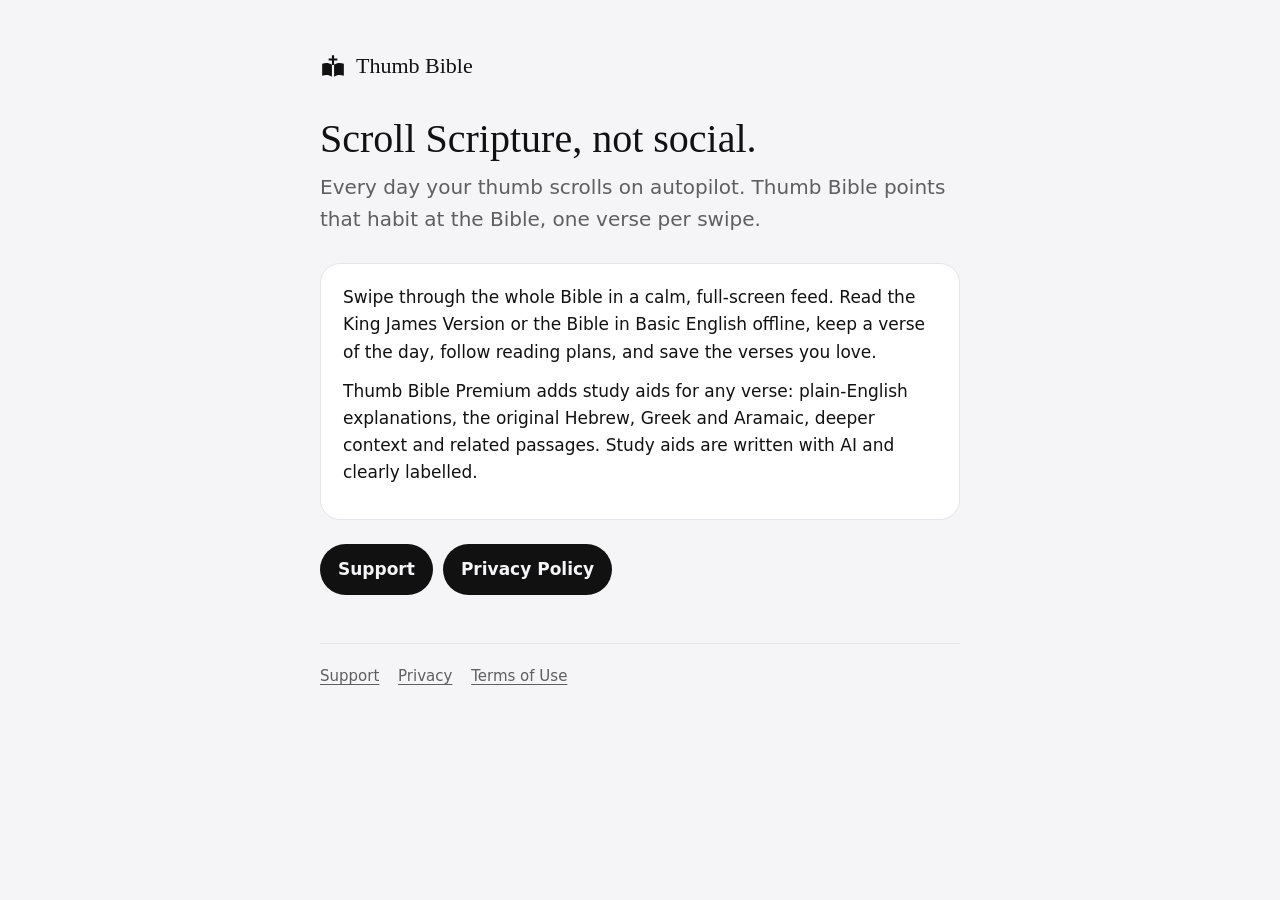
<file: index.html>
<!doctype html>
<html lang="en">
<head>
<meta charset="utf-8">
<meta name="viewport" content="width=device-width, initial-scale=1">
<title>Thumb Bible</title>
<meta name="description" content="Thumb Bible is a Bible reader for iPhone: one verse per swipe, plain-English explanations and the original Greek and Hebrew.">
<link rel="stylesheet" href="style.css">
</head>
<body>
<main>
  <header class="site">
    <svg aria-hidden="true" width="26" height="26" viewBox="0 0 24 24" fill="currentColor"><path d="M11 2h2v3h3v2h-3v4h-2V7H8V5h3z"></path><path d="M2 10c3.5-1.2 6.5-.8 9 .9V22c-2.5-1.7-5.5-2.1-9-.9z"></path><path d="M22 10c-3.5-1.2-6.5-.8-9 .9V22c2.5-1.7 5.5-2.1 9-.9z"></path></svg>
    <a href="./">Thumb Bible</a>
  </header>

  <h1>Scroll Scripture, not social.</h1>
  <p class="lead">Every day your thumb scrolls on autopilot. Thumb Bible points that habit at the Bible, one verse per swipe.</p>

  <div class="card">
    <p>Swipe through the whole Bible in a calm, full-screen feed. Read the King James Version or the Bible in Basic English offline, keep a verse of the day, follow reading plans, and save the verses you love.</p>
    <p>Thumb Bible Premium adds study aids for any verse: plain-English explanations, the original Hebrew, Greek and Aramaic, deeper context and related passages. Study aids are written with AI and clearly labelled.</p>
  </div>

  <div class="links">
    <a href="support.html">Support</a>
    <a href="privacy.html">Privacy Policy</a>
  </div>

  <footer>
    <a href="support.html">Support</a>
    <a href="privacy.html">Privacy</a>
    <a href="https://www.apple.com/legal/internet-services/itunes/dev/stdeula/">Terms of Use</a>
  </footer>
</main>
</body>
</html>
</file>
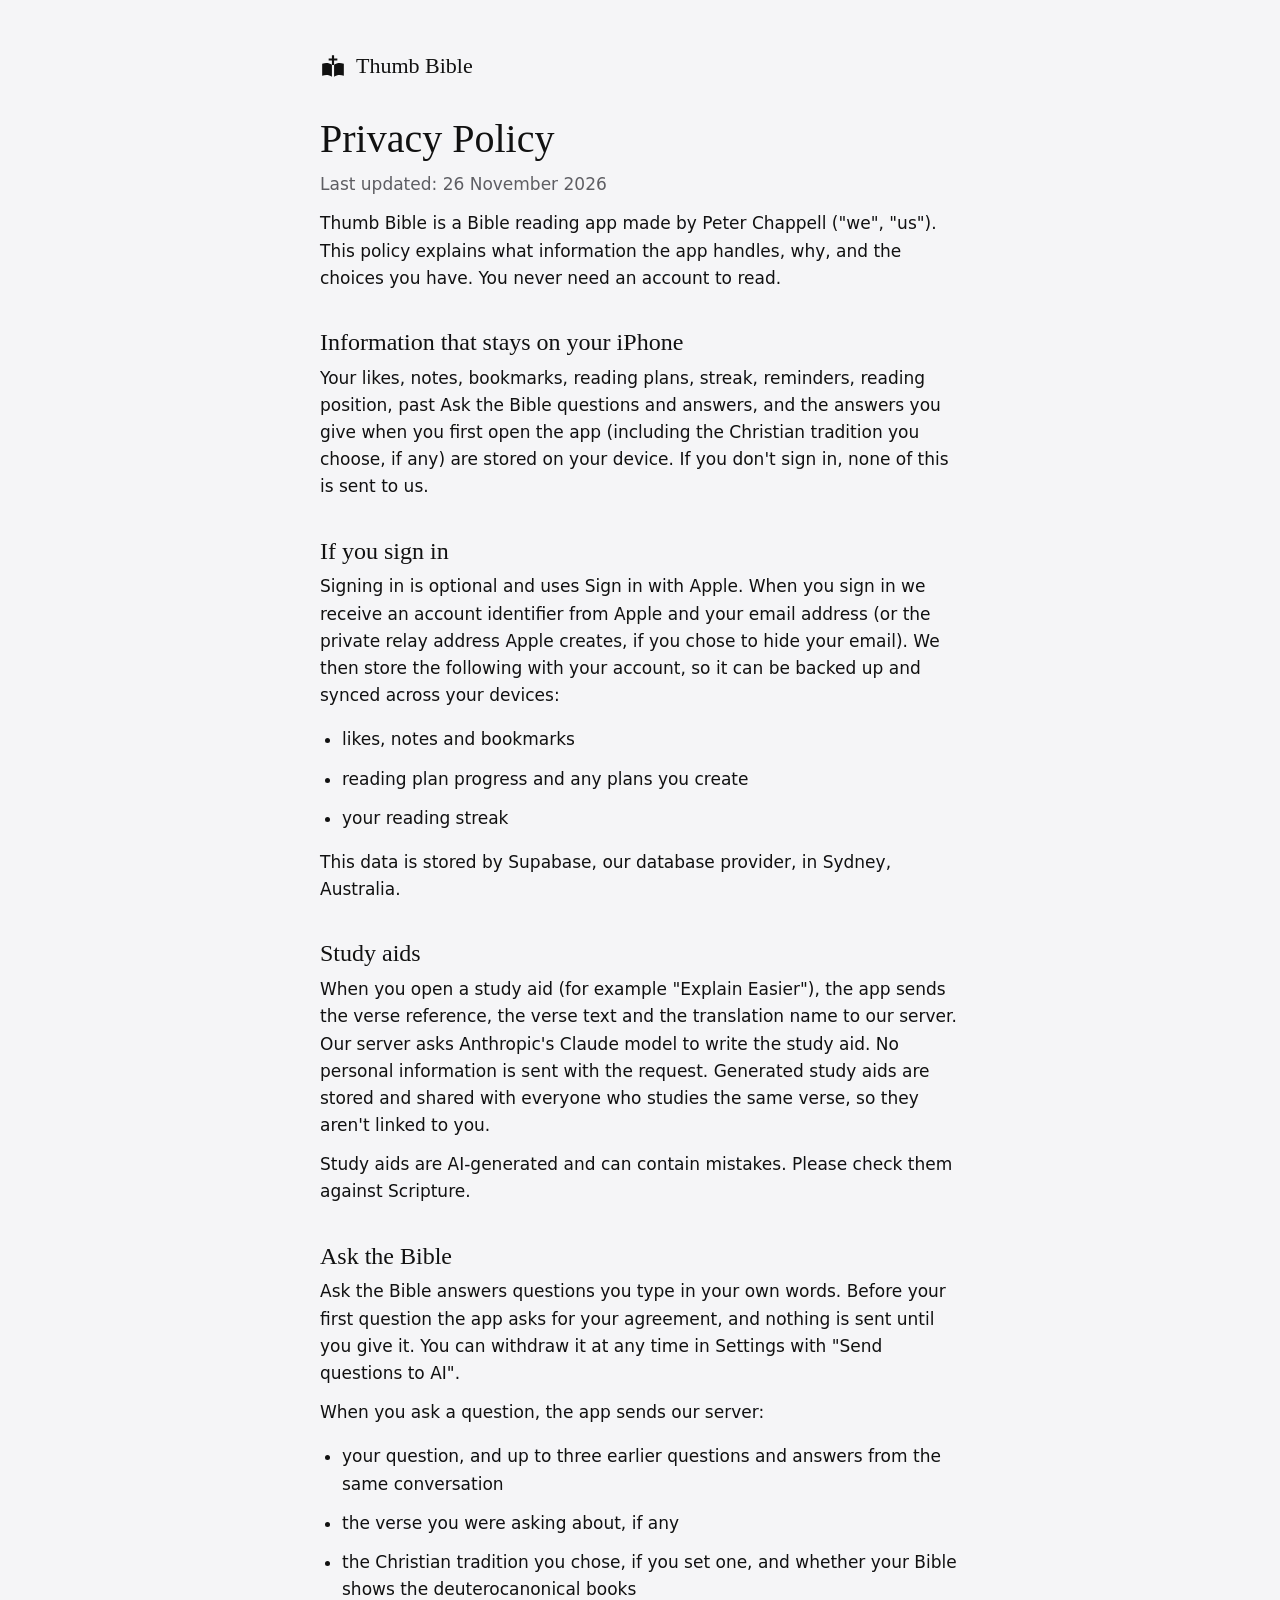
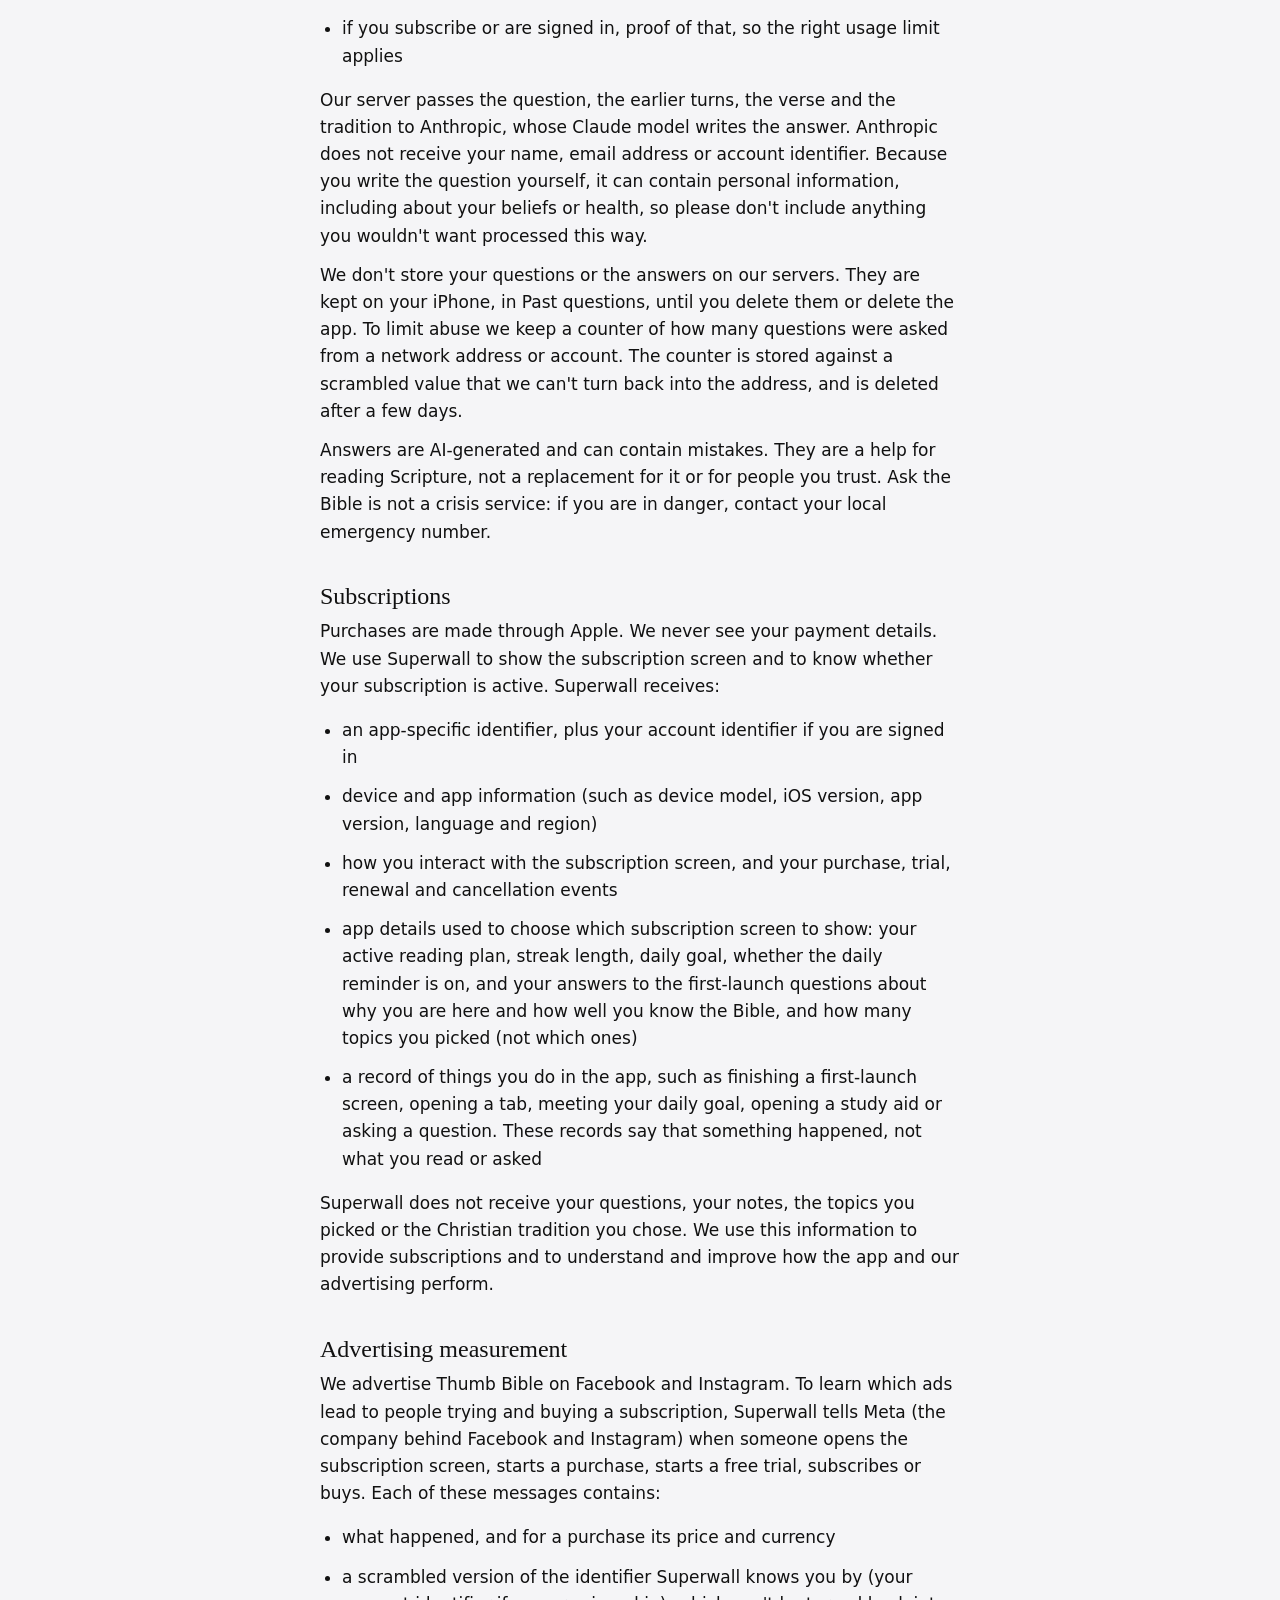
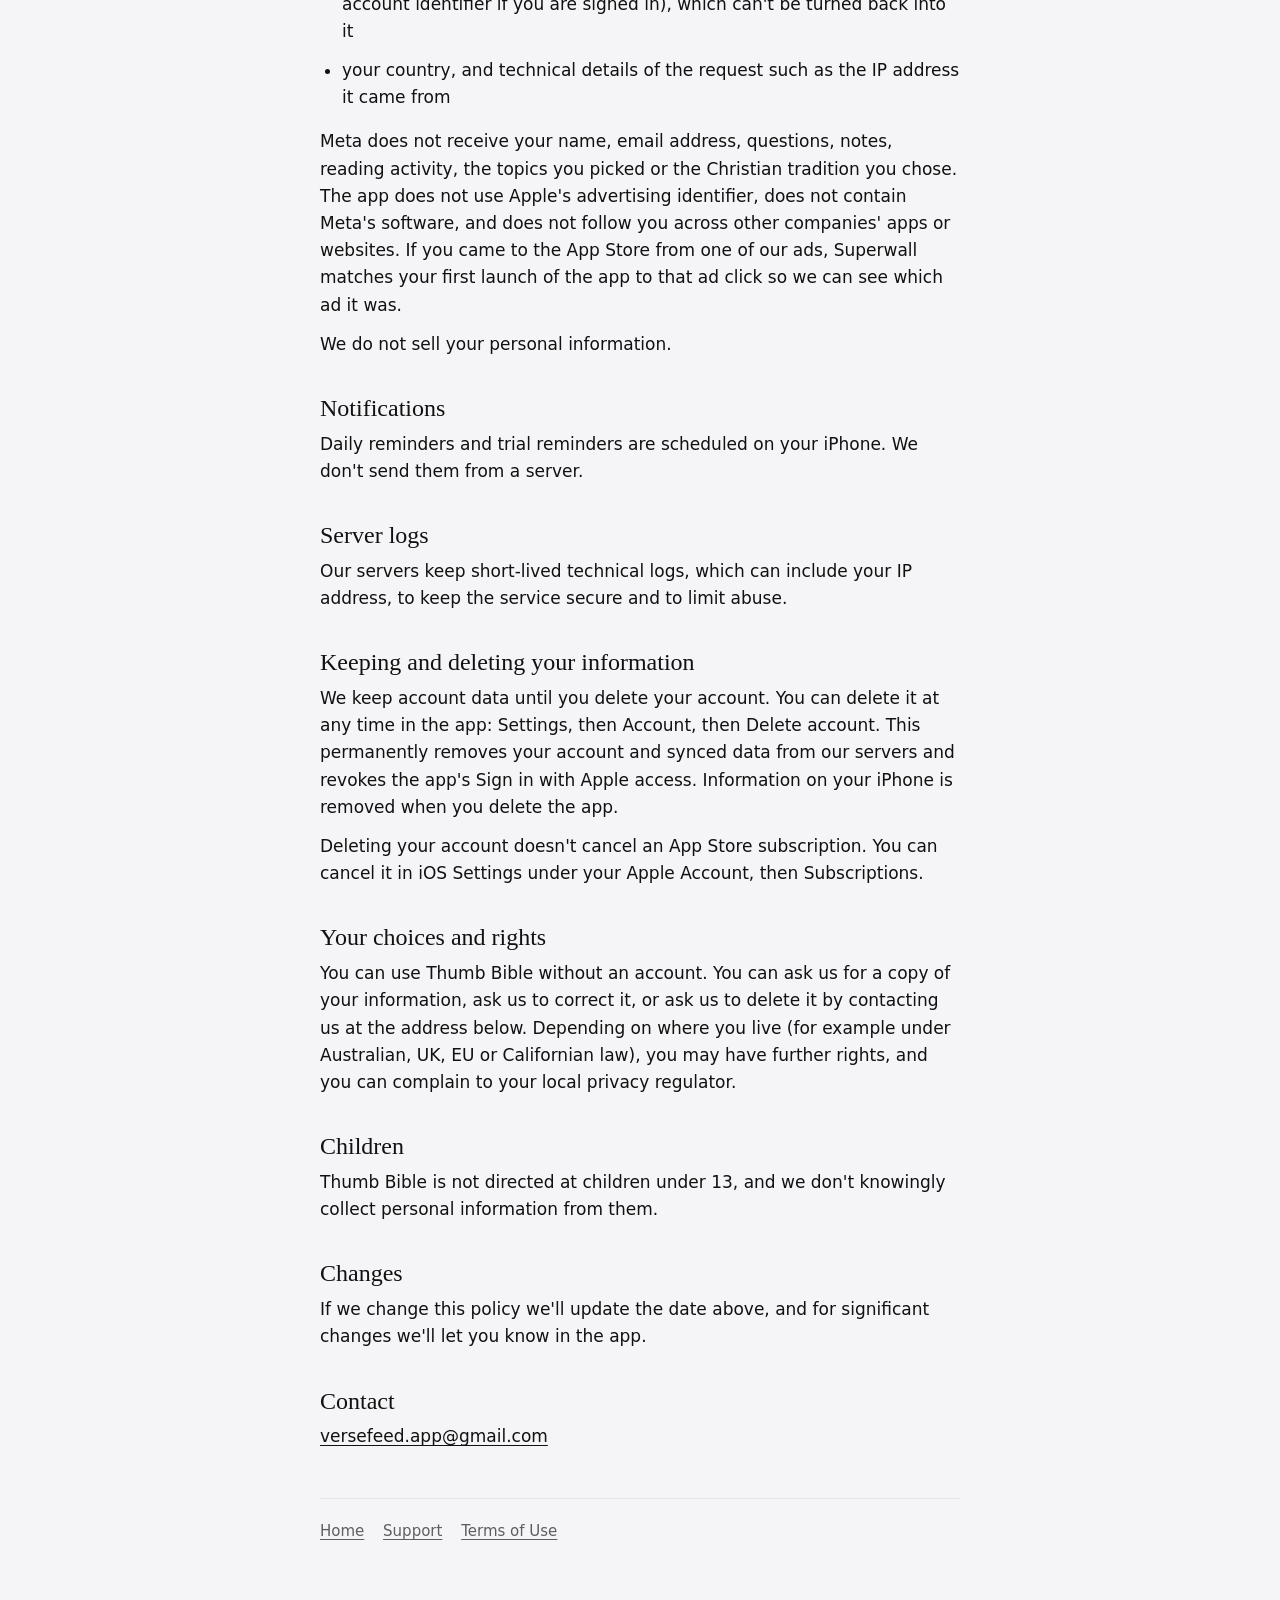
<file: privacy.html>
<!doctype html>
<html lang="en">
<head>
<meta charset="utf-8">
<meta name="viewport" content="width=device-width, initial-scale=1">
<title>Thumb Bible Privacy Policy</title>
<meta name="description" content="How Thumb Bible handles your information.">
<link rel="stylesheet" href="style.css">
</head>
<body>
<main>
  <header class="site">
    <svg aria-hidden="true" width="26" height="26" viewBox="0 0 24 24" fill="currentColor"><path d="M11 2h2v3h3v2h-3v4h-2V7H8V5h3z"></path><path d="M2 10c3.5-1.2 6.5-.8 9 .9V22c-2.5-1.7-5.5-2.1-9-.9z"></path><path d="M22 10c-3.5-1.2-6.5-.8-9 .9V22c2.5-1.7 5.5-2.1 9-.9z"></path></svg>
    <a href="./">Thumb Bible</a>
  </header>

  <h1>Privacy Policy</h1>
  <p class="muted">Last updated: 26 November 2026</p>

  <p>Thumb Bible is a Bible reading app made by Peter Chappell ("we", "us"). This policy explains what information the app handles, why, and the choices you have. You never need an account to read.</p>

  <h2>Information that stays on your iPhone</h2>
  <p>Your likes, notes, bookmarks, reading plans, streak, reminders, reading position, past Ask the Bible questions and answers, and the answers you give when you first open the app (including the Christian tradition you choose, if any) are stored on your device. If you don't sign in, none of this is sent to us.</p>

  <h2>If you sign in</h2>
  <p>Signing in is optional and uses Sign in with Apple. When you sign in we receive an account identifier from Apple and your email address (or the private relay address Apple creates, if you chose to hide your email). We then store the following with your account, so it can be backed up and synced across your devices:</p>
  <ul>
    <li>likes, notes and bookmarks</li>
    <li>reading plan progress and any plans you create</li>
    <li>your reading streak</li>
  </ul>
  <p>This data is stored by Supabase, our database provider, in Sydney, Australia.</p>

  <h2>Study aids</h2>
  <p>When you open a study aid (for example "Explain Easier"), the app sends the verse reference, the verse text and the translation name to our server. Our server asks Anthropic's Claude model to write the study aid. No personal information is sent with the request. Generated study aids are stored and shared with everyone who studies the same verse, so they aren't linked to you.</p>
  <p>Study aids are AI-generated and can contain mistakes. Please check them against Scripture.</p>

  <h2>Ask the Bible</h2>
  <p>Ask the Bible answers questions you type in your own words. Before your first question the app asks for your agreement, and nothing is sent until you give it. You can withdraw it at any time in Settings with "Send questions to AI".</p>
  <p>When you ask a question, the app sends our server:</p>
  <ul>
    <li>your question, and up to three earlier questions and answers from the same conversation</li>
    <li>the verse you were asking about, if any</li>
    <li>the Christian tradition you chose, if you set one, and whether your Bible shows the deuterocanonical books</li>
    <li>if you subscribe or are signed in, proof of that, so the right usage limit applies</li>
  </ul>
  <p>Our server passes the question, the earlier turns, the verse and the tradition to Anthropic, whose Claude model writes the answer. Anthropic does not receive your name, email address or account identifier. Because you write the question yourself, it can contain personal information, including about your beliefs or health, so please don't include anything you wouldn't want processed this way.</p>
  <p>We don't store your questions or the answers on our servers. They are kept on your iPhone, in Past questions, until you delete them or delete the app. To limit abuse we keep a counter of how many questions were asked from a network address or account. The counter is stored against a scrambled value that we can't turn back into the address, and is deleted after a few days.</p>
  <p>Answers are AI-generated and can contain mistakes. They are a help for reading Scripture, not a replacement for it or for people you trust. Ask the Bible is not a crisis service: if you are in danger, contact your local emergency number.</p>

  <h2>Subscriptions</h2>
  <p>Purchases are made through Apple. We never see your payment details. We use Superwall to show the subscription screen and to know whether your subscription is active. Superwall receives:</p>
  <ul>
    <li>an app-specific identifier, plus your account identifier if you are signed in</li>
    <li>device and app information (such as device model, iOS version, app version, language and region)</li>
    <li>how you interact with the subscription screen, and your purchase, trial, renewal and cancellation events</li>
    <li>app details used to choose which subscription screen to show: your active reading plan, streak length, daily goal, whether the daily reminder is on, and your answers to the first-launch questions about why you are here and how well you know the Bible, and how many topics you picked (not which ones)</li>
    <li>a record of things you do in the app, such as finishing a first-launch screen, opening a tab, meeting your daily goal, opening a study aid or asking a question. These records say that something happened, not what you read or asked</li>
  </ul>
  <p>Superwall does not receive your questions, your notes, the topics you picked or the Christian tradition you chose. We use this information to provide subscriptions and to understand and improve how the app and our advertising perform.</p>

  <h2>Advertising measurement</h2>
  <p>We advertise Thumb Bible on Facebook and Instagram. To learn which ads lead to people trying and buying a subscription, Superwall tells Meta (the company behind Facebook and Instagram) when someone opens the subscription screen, starts a purchase, starts a free trial, subscribes or buys. Each of these messages contains:</p>
  <ul>
    <li>what happened, and for a purchase its price and currency</li>
    <li>a scrambled version of the identifier Superwall knows you by (your account identifier if you are signed in), which can't be turned back into it</li>
    <li>your country, and technical details of the request such as the IP address it came from</li>
  </ul>
  <p>Meta does not receive your name, email address, questions, notes, reading activity, the topics you picked or the Christian tradition you chose. The app does not use Apple's advertising identifier, does not contain Meta's software, and does not follow you across other companies' apps or websites. If you came to the App Store from one of our ads, Superwall matches your first launch of the app to that ad click so we can see which ad it was.</p>
  <p>We do not sell your personal information.</p>

  <h2>Notifications</h2>
  <p>Daily reminders and trial reminders are scheduled on your iPhone. We don't send them from a server.</p>

  <h2>Server logs</h2>
  <p>Our servers keep short-lived technical logs, which can include your IP address, to keep the service secure and to limit abuse.</p>

  <h2>Keeping and deleting your information</h2>
  <p>We keep account data until you delete your account. You can delete it at any time in the app: Settings, then Account, then Delete account. This permanently removes your account and synced data from our servers and revokes the app's Sign in with Apple access. Information on your iPhone is removed when you delete the app.</p>
  <p>Deleting your account doesn't cancel an App Store subscription. You can cancel it in iOS Settings under your Apple Account, then Subscriptions.</p>

  <h2>Your choices and rights</h2>
  <p>You can use Thumb Bible without an account. You can ask us for a copy of your information, ask us to correct it, or ask us to delete it by contacting us at the address below. Depending on where you live (for example under Australian, UK, EU or Californian law), you may have further rights, and you can complain to your local privacy regulator.</p>

  <h2>Children</h2>
  <p>Thumb Bible is not directed at children under 13, and we don't knowingly collect personal information from them.</p>

  <h2>Changes</h2>
  <p>If we change this policy we'll update the date above, and for significant changes we'll let you know in the app.</p>

  <h2>Contact</h2>
  <p><a href="mailto:versefeed.app@gmail.com">versefeed.app@gmail.com</a></p>

  <footer>
    <a href="./">Home</a>
    <a href="support.html">Support</a>
    <a href="https://www.apple.com/legal/internet-services/itunes/dev/stdeula/">Terms of Use</a>
  </footer>
</main>
</body>
</html>
</file>
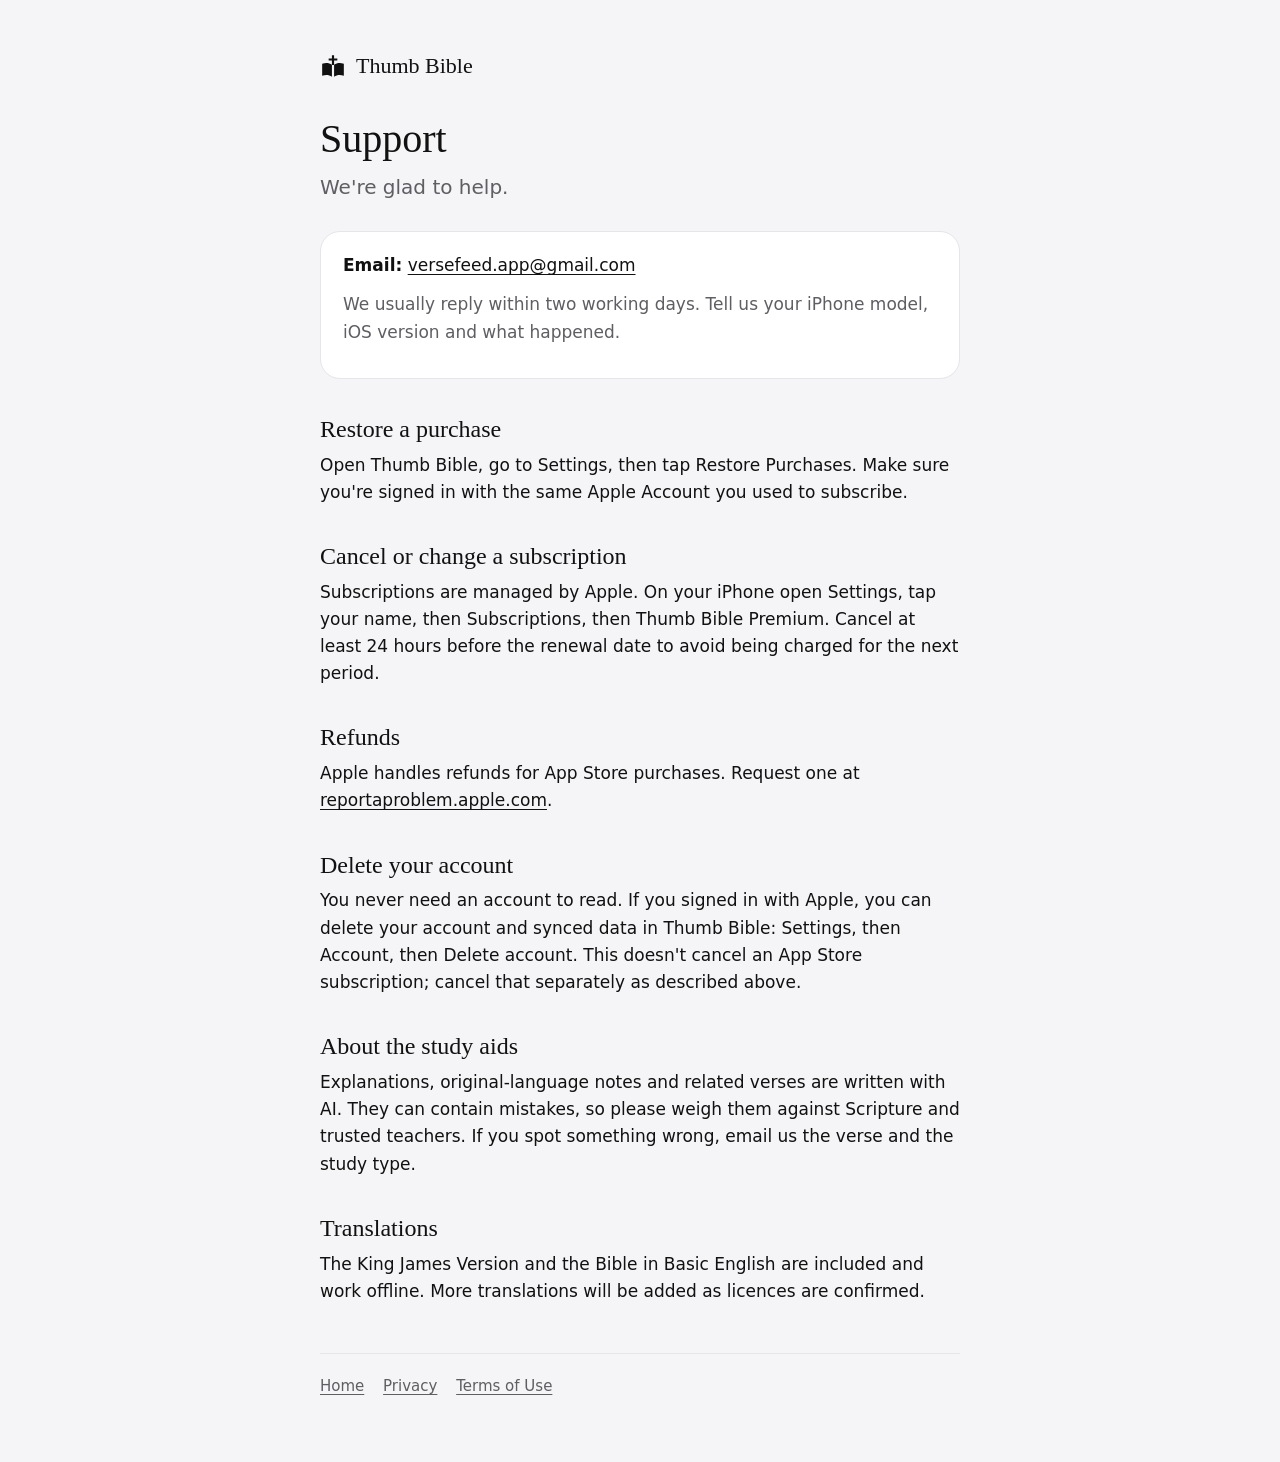
<file: support.html>
<!doctype html>
<html lang="en">
<head>
<meta charset="utf-8">
<meta name="viewport" content="width=device-width, initial-scale=1">
<title>Thumb Bible Support</title>
<meta name="description" content="Help with Thumb Bible: contact, subscriptions, restoring purchases and deleting your account.">
<link rel="stylesheet" href="style.css">
</head>
<body>
<main>
  <header class="site">
    <svg aria-hidden="true" width="26" height="26" viewBox="0 0 24 24" fill="currentColor"><path d="M11 2h2v3h3v2h-3v4h-2V7H8V5h3z"></path><path d="M2 10c3.5-1.2 6.5-.8 9 .9V22c-2.5-1.7-5.5-2.1-9-.9z"></path><path d="M22 10c-3.5-1.2-6.5-.8-9 .9V22c2.5-1.7 5.5-2.1 9-.9z"></path></svg>
    <a href="./">Thumb Bible</a>
  </header>

  <h1>Support</h1>
  <p class="lead">We're glad to help.</p>

  <div class="card">
    <p><strong>Email:</strong> <a href="mailto:versefeed.app@gmail.com">versefeed.app@gmail.com</a></p>
    <p class="muted">We usually reply within two working days. Tell us your iPhone model, iOS version and what happened.</p>
  </div>

  <h2>Restore a purchase</h2>
  <p>Open Thumb Bible, go to Settings, then tap Restore Purchases. Make sure you're signed in with the same Apple Account you used to subscribe.</p>

  <h2>Cancel or change a subscription</h2>
  <p>Subscriptions are managed by Apple. On your iPhone open Settings, tap your name, then Subscriptions, then Thumb Bible Premium. Cancel at least 24 hours before the renewal date to avoid being charged for the next period.</p>

  <h2>Refunds</h2>
  <p>Apple handles refunds for App Store purchases. Request one at <a href="https://reportaproblem.apple.com">reportaproblem.apple.com</a>.</p>

  <h2>Delete your account</h2>
  <p>You never need an account to read. If you signed in with Apple, you can delete your account and synced data in Thumb Bible: Settings, then Account, then Delete account. This doesn't cancel an App Store subscription; cancel that separately as described above.</p>

  <h2>About the study aids</h2>
  <p>Explanations, original-language notes and related verses are written with AI. They can contain mistakes, so please weigh them against Scripture and trusted teachers. If you spot something wrong, email us the verse and the study type.</p>

  <h2>Translations</h2>
  <p>The King James Version and the Bible in Basic English are included and work offline. More translations will be added as licences are confirmed.</p>

  <footer>
    <a href="./">Home</a>
    <a href="privacy.html">Privacy</a>
    <a href="https://www.apple.com/legal/internet-services/itunes/dev/stdeula/">Terms of Use</a>
  </footer>
</main>
</body>
</html>
</file>
<file: style.css>
:root {
  --bg: #f5f5f7;
  --surface: #ffffff;
  --ink: #111111;
  --muted: #5e5e63;
  --hairline: #e5e5ea;
  --serif: Charter, "Iowan Old Style", Georgia, serif;
  --sans: -apple-system, BlinkMacSystemFont, system-ui, "Segoe UI", Roboto, sans-serif;
}

@media (prefers-color-scheme: dark) {
  :root {
    --bg: #111111;
    --surface: #1c1c1e;
    --ink: #f2f2f2;
    --muted: #a8a8ad;
    --hairline: #2c2c2e;
  }
}

* { box-sizing: border-box; }

body {
  margin: 0;
  background: var(--bg);
  color: var(--ink);
  font-family: var(--sans);
  font-size: 17px;
  line-height: 1.6;
  -webkit-text-size-adjust: 100%;
}

main {
  max-width: 680px;
  margin: 0 auto;
  padding: 48px 20px 64px;
}

header.site {
  display: flex;
  align-items: center;
  gap: 10px;
  margin-bottom: 32px;
}

header.site a {
  color: var(--ink);
  text-decoration: none;
  font-family: var(--serif);
  font-size: 22px;
}

header.site svg { flex-shrink: 0; }

h1, h2 {
  font-family: var(--serif);
  font-weight: 400;
  line-height: 1.2;
}

h1 { font-size: 40px; margin: 0 0 8px; }
h2 { font-size: 24px; margin: 36px 0 8px; }

p, li { margin: 0 0 12px; }
ul { padding-left: 22px; }

.lead { font-size: 20px; color: var(--muted); margin-bottom: 28px; }
.muted { color: var(--muted); }

a { color: var(--ink); text-underline-offset: 3px; }

.card {
  background: var(--surface);
  border: 1px solid var(--hairline);
  border-radius: 20px;
  padding: 20px 22px;
  margin: 20px 0;
}

.links {
  display: flex;
  flex-wrap: wrap;
  gap: 10px;
  margin-top: 24px;
}

.links a {
  display: inline-block;
  padding: 12px 18px;
  border-radius: 999px;
  background: var(--ink);
  color: var(--bg);
  text-decoration: none;
  font-weight: 600;
}

footer {
  margin-top: 48px;
  padding-top: 20px;
  border-top: 1px solid var(--hairline);
  font-size: 15px;
  color: var(--muted);
}

footer a { color: var(--muted); margin-right: 14px; }
</file>
